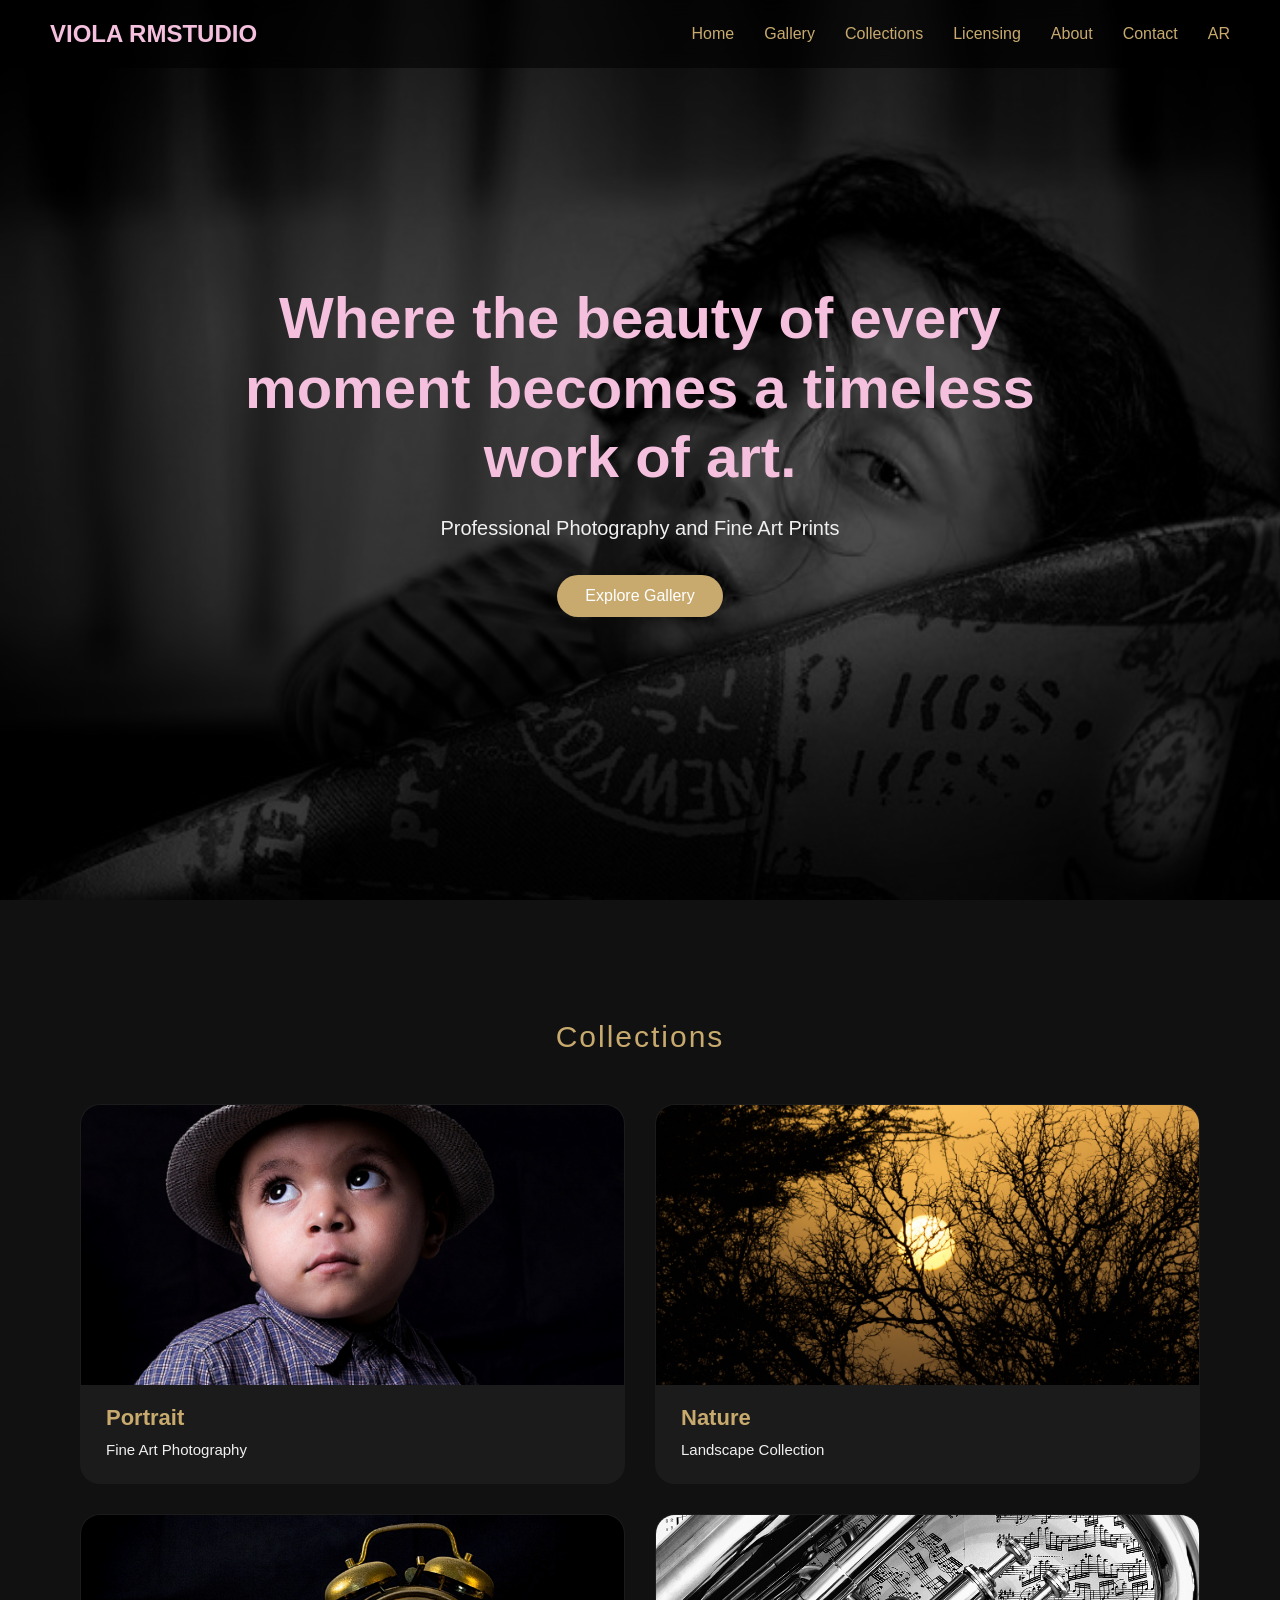
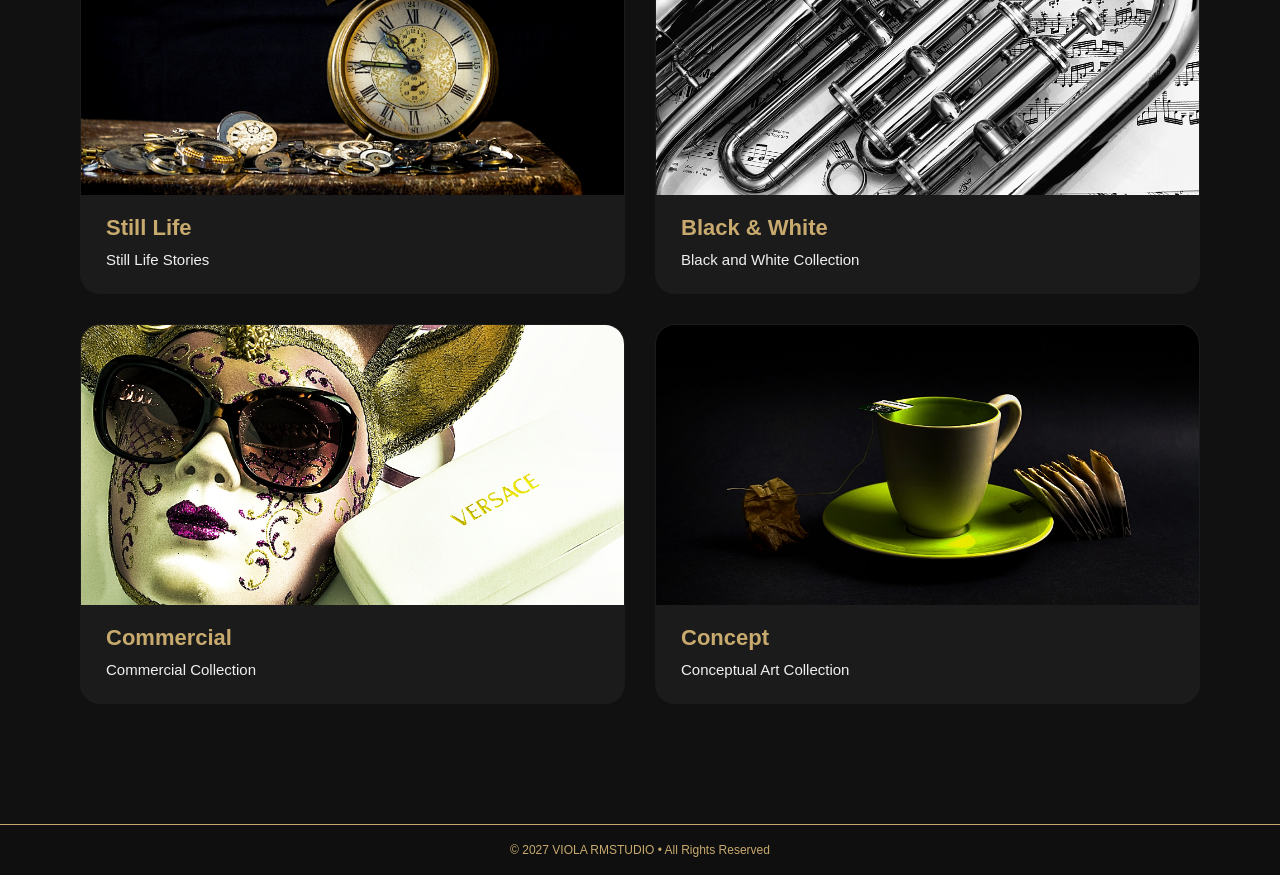
<file: index.html>
<!DOCTYPE html>
<html lang="en">

<head>

    <meta charset="UTF-8">
    <meta name="viewport" content="width=device-width, initial-scale=1.0">

    <title>Viola RMSTUDIO</title>

    <link rel="stylesheet" href="css/style.css">

</head>

<body>

    <nav>

        <div class="logo">
            VIOLA RMSTUDIO
        </div>

        <ul>

            <li><a href="#">Home</a></li>
            <li><a href="#">Gallery</a></li>
            <li><a href="#">Collections</a></li>
            <li><a href="#">Licensing</a></li>
            <li><a href="#">About</a></li>
            <li><a href="#">Contact</a></li>

            <li>
                <a href="#" id="langBtn" onclick="toggleLanguage()">
                    AR
                </a>
            </li>

        </ul>

    </nav>

    <section class="hero">

        <div class="light-effect"></div>

        <h2 id="heroTitle">
            Where the beauty of every moment
            becomes a timeless work of art.
        </h2>

        <p id="heroText">
            Professional Photography
            and Fine Art Prints
        </p>

        <a href="#collections"
           class="explore-btn"
           id="galleryBtn">

            Explore Gallery

        </a>

    </section>

    <section id="collections" class="collections">

        <h2>
    Collections        </h2>

        <div class="collection-grid">

            <div class="collection-card portrait-card">

    <img src="images/collections/portrait.jpg"
         alt="Portrait Collection">

    <h3>Portrait</h3>

    <p>Fine Art Photography</p>

</div>

            <div class="collection-card">

                <img src="images/collections/nature.jpg"
                     alt="Nature Collection">

                <h3>Nature</h3>

                <p>Landscape Collection</p>

            </div>

            <div class="collection-card">

                <img src="images/collections/stilllife.jpg"
                     alt="Still Life Collection">

                <h3>Still Life</h3>

                <p>Still Life Stories</p>

            </div>

            <div class="collection-card">

                <img src="images/collections/blackwhite.jpg"
                     alt="Black and White Collection">

                <h3>Black & White</h3>

                <p>Black and White Collection</p>

            </div>

            <div class="collection-card">

                <img src="images/collections/commerciale.jpg"
                     alt="Commercial Collection">

                <h3>Commercial</h3>

                <p>Commercial Collection</p>

            </div>

            <div class="collection-card">

                <img src="images/collections/concept.jpg"
                     alt="Concept Collection">

                <h3>Concept</h3>

                <p>Conceptual Art Collection</p>

            </div>

        </div>

    </section>

    <footer>

        <p>
            © 2027 VIOLA RMSTUDIO • All Rights Reserved
        </p>

    </footer>

    <script src="js/main.js"></script>

</body>

</html>
</file>
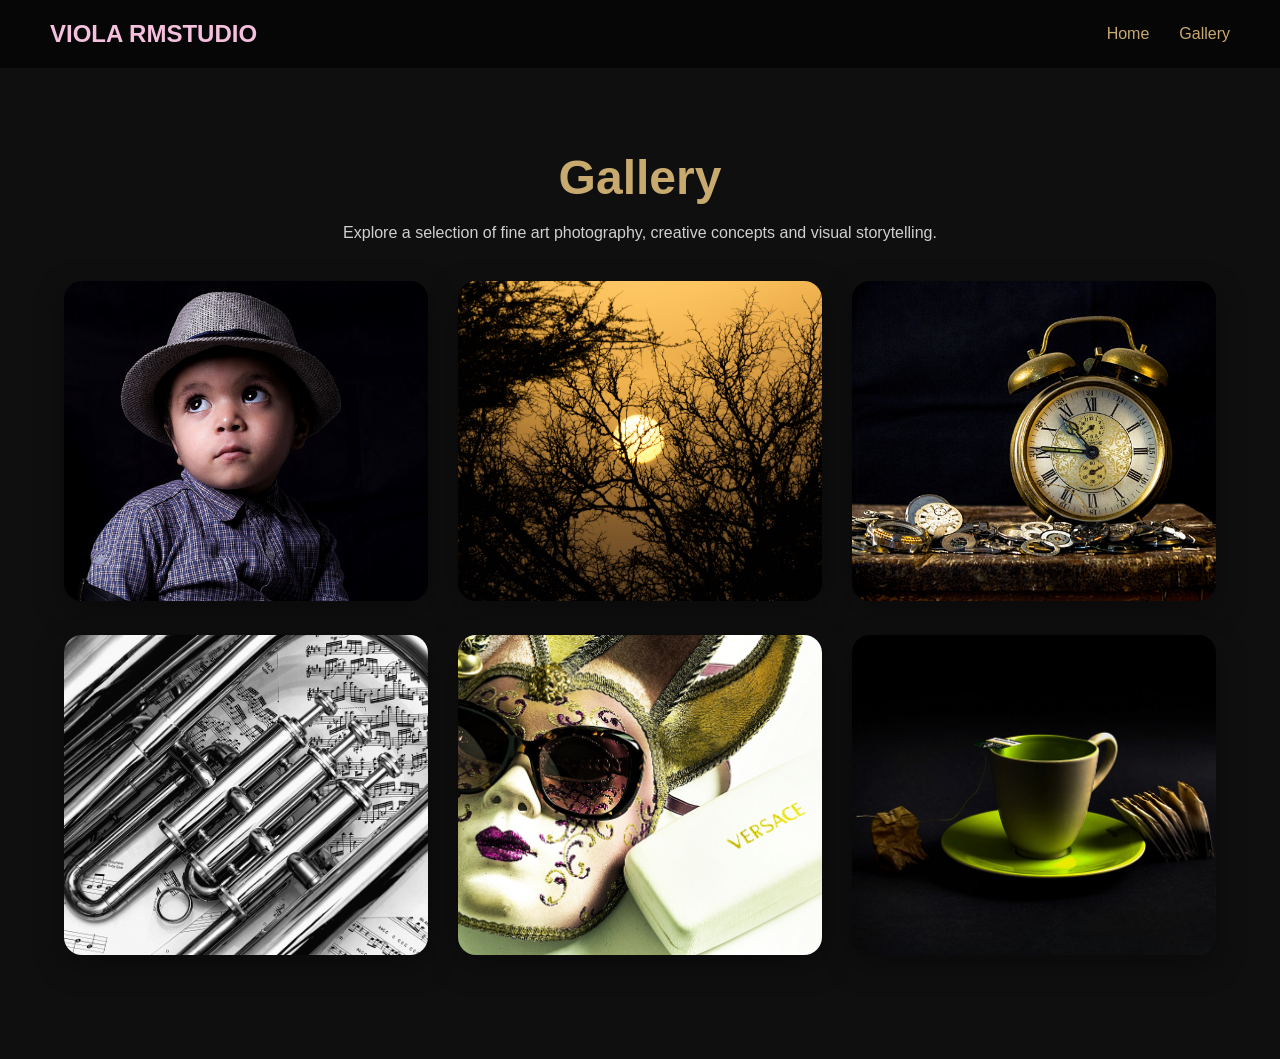
<file: pages/gallery.html>
<!DOCTYPE html>
<html lang="en">

<head>

    <meta charset="UTF-8">
    <meta name="viewport" content="width=device-width, initial-scale=1.0">

    <title>Gallery | Viola RMSTUDIO</title>

    <link rel="stylesheet" href="../css/style.css">
    <link rel="stylesheet" href="../css/gallery.css">

</head>

<body>

    <nav>

        <div class="logo">
            VIOLA RMSTUDIO
        </div>

        <ul>

            <li><a href="../index.html">Home</a></li>

            <li><a href="gallery.html">Gallery</a></li>

        </ul>

    </nav>

    <section class="gallery-header">

        <h1>Gallery</h1>

        <p>
            Explore a selection of fine art photography,
            creative concepts and visual storytelling.
        </p>

    </section>

    <section class="gallery-grid">

        <a href="../images/collections/portrait.jpg">
            <img src="../images/collections/portrait.jpg"
                 alt="Portrait">
        </a>

        <a href="../images/collections/nature.jpg">
            <img src="../images/collections/nature.jpg"
                 alt="Nature">
        </a>

        <a href="../images/collections/stilllife.jpg">
            <img src="../images/collections/stilllife.jpg"
                 alt="Still Life">
        </a>

        <a href="../images/collections/blackwhite.jpg">
            <img src="../images/collections/blackwhite.jpg"
                 alt="Black & White">
        </a>

        <a href="../images/collections/commerciale.jpg">
            <img src="../images/collections/commerciale.jpg"
                 alt="Commercial">
        </a>

        <a href="../images/collections/concept.jpg">
            <img src="../images/collections/concept.jpg"
                 alt="Concept">
        </a>

    </section>

</body>

</html>
</file>
<file: css/style.css>
*{
    margin:0;
    padding:0;
    box-sizing:border-box;
}

html{
    scroll-behavior:smooth;
}

body{
    font-family:Arial,sans-serif;
    background:#0f0f0f;
    color:#ffffff;
}

/* NAVBAR */

nav{
    position:fixed;
    top:0;
    left:0;
    width:100%;
    display:flex;
    justify-content:space-between;
    align-items:center;
    padding:20px 50px;
    background:rgba(0,0,0,.55);
    backdrop-filter:blur(10px);
    z-index:1000;
}

.logo{
    font-size:24px;
    font-weight:bold;
    color:#f4c0dd;
}

nav ul{
    display:flex;
    list-style:none;
    gap:30px;
}

nav a{
    text-decoration:none;
    color:#c8aa6e;
    transition:.3s;
}

nav a:hover{
    color:white;
}

/* HERO */

.hero{
    height:100vh;

    background:
    linear-gradient(
    rgba(0,0,0,.45),
    rgba(0,0,0,.75)
    ),
    url("../images/hero.jpg");

    background-size:cover;
    background-position:center;
    background-repeat:no-repeat;

    display:flex;
    flex-direction:column;
    justify-content:center;
    align-items:center;

    text-align:center;

    padding:20px;

    position:relative;
    overflow:hidden;
}

.hero h2{
    font-size:58px;
    max-width:900px;
    line-height:1.2;
    margin-bottom:25px;
    color:#f4c0dd;
}

.hero p{
    font-size:20px;
    color:#f0f0f0;
    margin-bottom:35px;
}

.explore-btn{
    display:inline-block;
    padding:12px 28px;
    background:#c8aa6e;
    color:white;
    text-decoration:none;
    border-radius:40px;
    transition:.3s;
}

.explore-btn:hover{
    background:#d6b97f;
}

/* LIGHT EFFECT */

.light-effect{
    position:absolute;
    top:0;
    left:-40%;
    width:30%;
    height:100%;

    background:
    linear-gradient(
    90deg,
    transparent,
    rgba(255,255,255,.05),
    transparent
    );

    transform:skewX(-20deg);
    animation:lightMove 7s infinite;
}

/* COLLECTIONS */

.collections{
    padding:120px 80px;
    background:#111;
}

.collections h2{
    text-align:center;
    font-size:30px;
    font-weight:500;
    letter-spacing:2px;
    color:#c8aa6e;
    margin-bottom:50px;
}

.collection-grid{
    display:grid;
    grid-template-columns:repeat(2,1fr);
    gap:30px;
    max-width:1200px;
    margin:auto;
}

.collection-card{
    background:#1b1b1b;
    border-radius:20px;
    overflow:hidden;
    border:1px solid transparent;
    transition:.4s;
    cursor:pointer;
}

.collection-card img{
    width:100%;
    height:280px;
    object-fit:cover;
    object-position:center;
    display:block;
    transition:.5s;
}

.collection-card h3{
    color:#c8aa6e;
    font-size:22px;
    margin:20px 25px 10px;
}

.collection-card p{
    color:#f0f0f0;
    font-size:15px;
    margin:0 25px 25px;
}

.collection-card:hover{
    transform:translateY(-8px);
    border-color:#c8aa6e;
    box-shadow:0 15px 35px rgba(0,0,0,.35);
}

.collection-card:hover img{
    transform:scale(1.05);
}

/* FOOTER */

footer{
    background:#0f0f0f;
    border-top:1px solid #c8aa6e;
    text-align:center;
    padding:18px;
}

footer p{
    color:#c8aa6e;
    font-size:12px;
}

/* RTL */

html[dir="rtl"]{
    text-align:right;
}

html[dir="rtl"] nav ul{
    flex-direction:row-reverse;
}

/* ANIMATION */

@keyframes lightMove{

    0%{
        left:-40%;
    }

    100%{
        left:140%;
    }

}

/* MOBILE */

@media(max-width:768px){

    nav{
        flex-direction:column;
        gap:15px;
    }

    .hero h2{
        font-size:38px;
    }

    .collection-grid{
        grid-template-columns:1fr;
    }

    .collections{
        padding:80px 25px;
    }

}


}
</file>
<file: css/gallery.css>
.gallery-header{

    padding-top:150px;

    text-align:center;

    margin-bottom:35px;

}

.gallery-header h1{

    color:#c8aa6e;

    font-size:48px;

    margin-bottom:15px;

}

.gallery-header p{

    color:#d0d0d0;

    max-width:800px;

    margin:auto;

    line-height:1.6;

}

.gallery-grid{

    width:90%;

    margin:auto;

    display:grid;

    grid-template-columns:repeat(3,1fr);

    gap:30px;

    padding-bottom:100px;

}

.gallery-grid a{

    text-decoration:none;

    display:block;

}

.gallery-grid img{

    width:100%;

    height:320px;

    object-fit:cover;

    border-radius:18px;

    transition:.4s;

    cursor:pointer;

    box-shadow:
    0 10px 30px rgba(0,0,0,.35);

}

.gallery-grid img:hover{

    transform:scale(1.05);

    filter:brightness(1.08);

}

@media(max-width:768px){

    .gallery-header{

        padding-top:120px;

    }

    .gallery-header h1{

        font-size:38px;

    }

    .gallery-grid{

        grid-template-columns:1fr;

        width:92%;

    }

}
</file>
